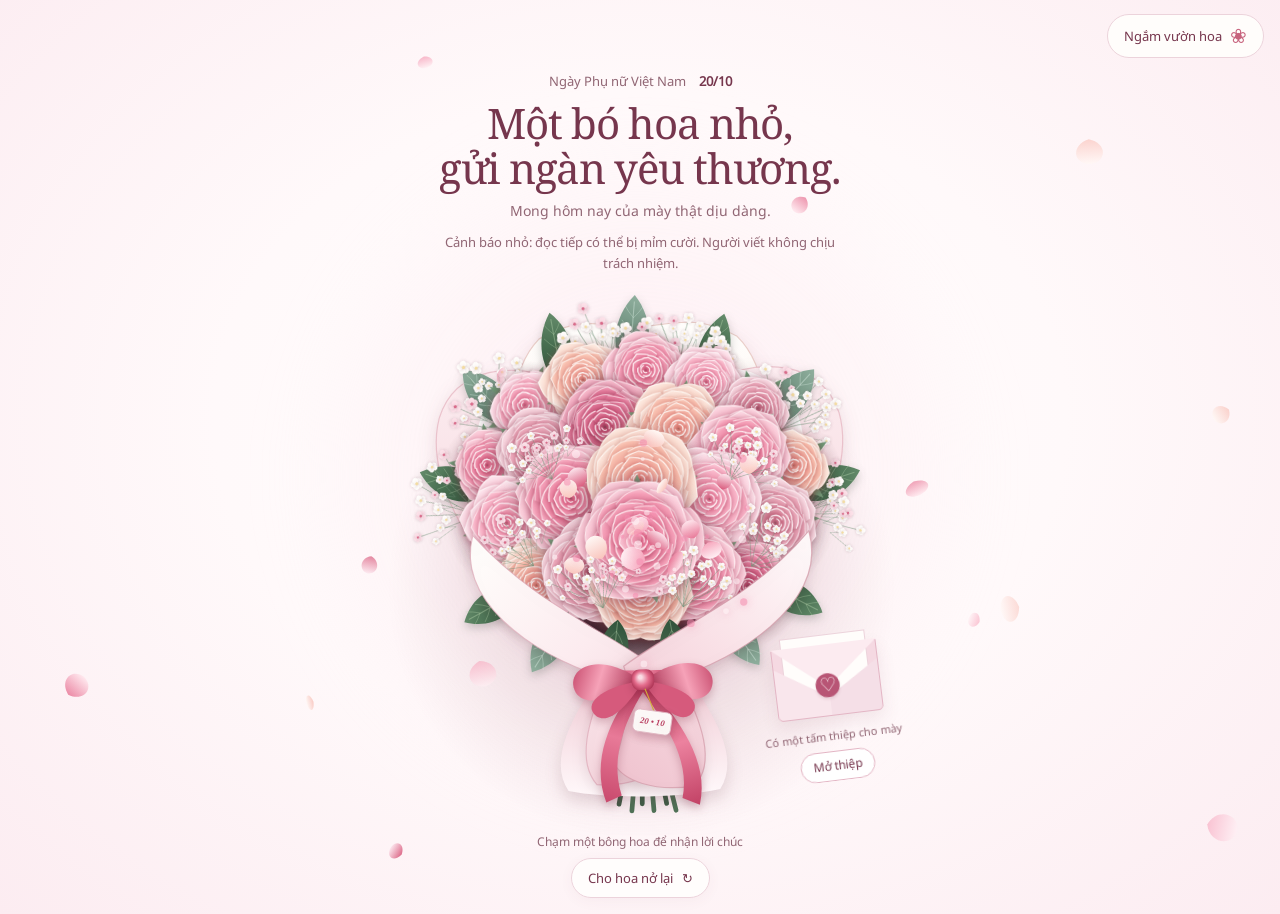
<file: index.html>
<!DOCTYPE html>
<html lang="vi">
<head>
  <meta charset="UTF-8">
  <meta name="viewport" content="width=device-width, initial-scale=1.0">
  <meta name="theme-color" content="#fff8fa">
  <meta name="description" content="Một bó hoa và tấm thiệp nhỏ, gửi những lời chúc dịu dàng nhân ngày Phụ nữ Việt Nam 20/10.">
  <title>Một bó hoa dành tặng mày · 20/10</title>
  <link rel="stylesheet" href="./assets/fonts/fonts.css">
  <link rel="stylesheet" href="./style.css">
  <script src="./greeting-params.js" defer></script>
  <script src="./script.js" defer></script>
  <script src="./card.js" defer></script>
  <script src="./album.js" defer></script>
  <script>
    document.addEventListener('click', (event) => {
      const el = event.target.closest('button, a');
      if (!el || el.classList.contains('envelope-button')) return;
      el.classList.remove('is-tapped');
      void el.offsetWidth;
      el.classList.add('is-tapped');
    });
    document.addEventListener('DOMContentLoaded', () => {
      const link = document.getElementById('gardenLink');
      if (!link) return;
      link.addEventListener('click', (event) => {
        event.preventDefault();
        event.stopPropagation();
        const go = window.FlowerGreetingParams
          ? window.FlowerGreetingParams.withCurrentParams('garden.html')
          : 'garden.html';
        window.location.href = go;
      });
    });
  </script>
</head>
<body>
  <a class='garden-link' href='garden.html' id='gardenLink'>Ngắm vườn hoa <span aria-hidden="true">❀</span></a>
  <main>
    <canvas id="ambientPetalsCanvas" aria-hidden="true"></canvas>
    <header class="greeting">
      <p class="occasion">Ngày Phụ nữ Việt Nam <span>20/10</span></p>
      <h1>Một bó hoa nhỏ,<br>gửi ngàn yêu thương.</h1>
      <p class="greeting-caption">Mong hôm nay của mày thật dịu dàng.</p>
      <p class="greeting-joke">Cảnh báo nhỏ: đọc tiếp có thể bị mỉm cười. Người viết không chịu trách nhiệm.</p>
    </header>

    <div class="gift-layout">
      <section class="scene-column" aria-label="Hoa và những lời chúc 20/10">


        <div class="gift-visuals">
          <div class="bouquet-composition">
            <div id="bouquetStageWrapper" role="button" tabindex="0"
              aria-label="Bó hoa hồng. Nhấn Enter để nhận lời chúc; dùng phím mũi tên để chọn bông hoa."
              aria-describedby="bouquetHint">
              <canvas id="bouquetCanvas" aria-hidden="true"></canvas>
            </div>
            <button class="envelope-button" id="openCard" type="button" aria-haspopup="dialog" aria-controls="greetingCard" aria-expanded="false" hidden>
              <span class="envelope" aria-hidden="true"><span class="envelope-letter">Gửi mày</span><span class="envelope-seal">♡</span></span>
              <span class="envelope-caption">Có một tấm thiệp cho mày</span>
              <span class="envelope-action">Mở thiệp</span>
            </button>
          </div>

        </div>

        <footer class="scene-footer">
          <p id="bouquetHint" class="bouquet-hint">Chạm một bông hoa để nhận lời chúc</p>
          <p id="roseWish" class="rose-wish" role="status" aria-live="polite" aria-atomic="true"></p>
          <button class="text-button" id="replayBloom" type="button">Cho hoa nở lại <span aria-hidden="true">↻</span></button>
        </footer>
      </section>

      <dialog id="greetingCard" class="card-dialog" aria-labelledby="cardTitle">
        <div class="letter-paper">
          <button class="close-button" id="closeCard" type="button" aria-label="Đóng thiệp">×</button>
          <div id="cardReading">
            <div class="letter-date" aria-label="Ngày 20 tháng 10"><span>20</span><span class="date-stem" aria-hidden="true"></span><span>10</span></div>
            <p class="letter-aside">Đọc chậm thôi. Người viết đã cố không sến lắm rồi.</p>
            <p class="letter-recipient">Gửi <span id="cardRecipient">Phạm Ngọc Huyền</span>,</p>
            <h2 id="cardTitle">Chúc mày một ngày<br>thật nhiều yêu thương.</h2>
            <div class="letter-flower" aria-hidden="true">❀</div>
            <p id="cardMessage" class="letter-message"></p>
            <div class="letter-signoff"><p>Với thật nhiều thương mến,</p><p id="cardSender" class="letter-signature">Giáp Văn Khang</p></div>
            <div class="letter-fold" aria-hidden="true"></div>
            <div class="letter-actions"><button id="viewAlbum" class="text-button" type="button" aria-controls="memoryAlbum">Xem album kỷ niệm <span aria-hidden="true">♡</span></button><button id="editCard" class="text-button" type="button">Viết lời chúc riêng <span aria-hidden="true">✎</span></button></div>
          </div>
          <form id="cardEditor" hidden>
            <p class="editor-intro">Một tấm thiệp mang lời của mày.</p>
            <h2 id="editorTitle" class="editor-title">Viết chút yêu thương</h2>
            <label for="recipientInput">Gửi đến</label>
            <input id="recipientInput" name="recipient" maxlength="60" required autocomplete="off">
            <label for="messageInput">Lời chúc 20/10</label>
            <textarea id="messageInput" name="message" rows="7" maxlength="1500" required></textarea>
            <label for="senderInput">Người gửi</label>
            <input id="senderInput" name="sender" maxlength="60" required autocomplete="off">
            <p class="editor-hint">Lời chúc được lưu trên trình duyệt này.</p>
            <div class="editor-actions"><button class="primary-button" type="submit">Lưu lời chúc</button><button class="text-button" id="cancelEdit" type="button">Hủy</button></div>
          </form>
          <p id="cardStatus" class="card-status" role="status" aria-live="polite"></p>
        </div>
      </dialog>
    </div>
    <section id="memoryAlbum" class="memory-album" aria-labelledby="albumTitle" hidden>
      <header class="album-heading">
        <p class="album-note">Một chút kỷ niệm, dành riêng cho mày</p>
        <h2 id="albumTitle">Những khoảnh khắc thương yêu</h2>
        <button id="toggleAlbum" class="text-button" type="button" aria-expanded="false" aria-controls="albumPhotos">Xòe album <span aria-hidden="true">♡</span></button>
        <button id="editAlbum" class="text-button" type="button" aria-expanded="false" aria-controls="albumPhotos">Thay ảnh <span aria-hidden="true">✎</span></button>
      </header>
      <p id="albumEditHint" class="album-edit-hint" hidden>Chọn ảnh từ thiết bị của mày, tối đa 20 MB mỗi ảnh. Ảnh được lưu trên trình duyệt này, không tự gửi sang thiết bị khác.</p>
      <p id="albumStatus" class="album-status" role="status" aria-live="polite" aria-atomic="true"></p>
      <div id="albumPhotos" class="album-photos">
        <figure class="portrait-card album-card">
          <div class="portrait-photo"><img src="./assets/photo-1.jpg" alt="Phạm Ngọc Huyền đứng trước ngôi nhà vàng" width="768" height="1024" decoding="async" style="object-position: center 62%"></div>
          <figcaption><span class="portrait-dedication">Một nụ cười rất thương.</span><span class="portrait-date">Đề nghị giữ nụ cười này dùng lâu dài.</span></figcaption>
          <div class="photo-actions" hidden>
            <button class="text-button change-photo" type="button" aria-label="Đổi ảnh thứ nhất">Đổi ảnh</button>
            <button class="text-button reset-photo" type="button" aria-label="Khôi phục ảnh thứ nhất" disabled>Ảnh ban đầu</button>
            <input class="photo-input" type="file" accept="image/*" aria-label="Chọn ảnh thứ nhất" hidden>
          </div>
        </figure>
        <figure class="portrait-card album-card">
          <div class="portrait-photo"><img src="./assets/photo-2.jpg" alt="Phạm Ngọc Huyền trong áo trắng" width="768" height="1024" decoding="async" loading="lazy" style="object-position: center 30%"></div>
          <figcaption><span class="portrait-dedication">Bình yên từ điều nhỏ.</span><span class="portrait-date">Không cần gì lớn lao. Thế này đã đủ vui.</span></figcaption>
          <div class="photo-actions" hidden>
            <button class="text-button change-photo" type="button" aria-label="Đổi ảnh thứ hai">Đổi ảnh</button>
            <button class="text-button reset-photo" type="button" aria-label="Khôi phục ảnh thứ hai" disabled>Ảnh ban đầu</button>
            <input class="photo-input" type="file" accept="image/*" aria-label="Chọn ảnh thứ hai" hidden>
          </div>
        </figure>
        <figure class="portrait-card album-card">
          <div class="portrait-photo"><img src="./assets/photo-3.jpg" alt="Phạm Ngọc Huyền và một người bạn" width="768" height="1024" decoding="async" loading="lazy" style="object-position: center 34%"></div>
          <figcaption><span class="portrait-dedication">Mong mày luôn rạng rỡ.</span><span class="portrait-date">Bản quyền nụ cười thuộc về mày.</span></figcaption>
          <div class="photo-actions" hidden>
            <button class="text-button change-photo" type="button" aria-label="Đổi ảnh thứ ba">Đổi ảnh</button>
            <button class="text-button reset-photo" type="button" aria-label="Khôi phục ảnh thứ ba" disabled>Ảnh ban đầu</button>
            <input class="photo-input" type="file" accept="image/*" aria-label="Chọn ảnh thứ ba" hidden>
          </div>
        </figure>
        <figure class="portrait-card album-card">
          <div class="portrait-photo"><img src="./assets/photo-4.jpg" alt="Phạm Ngọc Huyền ngồi ở quán" width="768" height="1024" decoding="async" loading="lazy" style="object-position: center 42%"></div>
          <figcaption><span class="portrait-dedication">Đang bận một chút.</span><span class="portrait-date">Nhưng vẫn đáng được ngắm.</span></figcaption>
          <div class="photo-actions" hidden>
            <button class="text-button change-photo" type="button" aria-label="Đổi ảnh thứ tư">Đổi ảnh</button>
            <button class="text-button reset-photo" type="button" aria-label="Khôi phục ảnh thứ tư" disabled>Ảnh ban đầu</button>
            <input class="photo-input" type="file" accept="image/*" aria-label="Chọn ảnh thứ tư" hidden>
          </div>
        </figure>
        <figure class="portrait-card album-card">
          <div class="portrait-photo"><img src="./assets/photo-5.jpg" alt="Phạm Ngọc Huyền mỉm cười bên bàn" width="768" height="1024" decoding="async" loading="lazy" style="object-position: center 40%"></div>
          <figcaption><span class="portrait-dedication">Nụ cười cho hôm nay.</span><span class="portrait-date">Xin phép được đứng gần mà xem.</span></figcaption>
          <div class="photo-actions" hidden>
            <button class="text-button change-photo" type="button" aria-label="Đổi ảnh thứ năm">Đổi ảnh</button>
            <button class="text-button reset-photo" type="button" aria-label="Khôi phục ảnh thứ năm" disabled>Ảnh ban đầu</button>
            <input class="photo-input" type="file" accept="image/*" aria-label="Chọn ảnh thứ năm" hidden>
          </div>
        </figure>
        <figure class="portrait-card album-card">
          <div class="portrait-photo"><img src="./assets/photo-6.jpg" alt="Một chú chuột hamster dễ thương" width="768" height="1024" decoding="async" loading="lazy" style="object-position: center 68%"></div>
          <figcaption><span class="portrait-dedication">Một vị khách không hẹn.</span><span class="portrait-date">Vẫn làm cả album vui lên.</span></figcaption>
          <div class="photo-actions" hidden>
            <button class="text-button change-photo" type="button" aria-label="Đổi ảnh thứ sáu">Đổi ảnh</button>
            <button class="text-button reset-photo" type="button" aria-label="Khôi phục ảnh thứ sáu" disabled>Ảnh ban đầu</button>
            <input class="photo-input" type="file" accept="image/*" aria-label="Chọn ảnh thứ sáu" hidden>
          </div>
        </figure>
        <figure class="portrait-card album-card">
          <div class="portrait-photo"><img src="./assets/photo-7.jpg" alt="Phạm Ngọc Huyền trước quán cây xanh" width="768" height="1024" decoding="async" loading="lazy" style="object-position: center 72%"></div>
          <figcaption><span class="portrait-dedication">Giữa ngày thật xanh.</span><span class="portrait-date">Đứng đây thôi cũng đã là một tấm ảnh đẹp.</span></figcaption>
          <div class="photo-actions" hidden>
            <button class="text-button change-photo" type="button" aria-label="Đổi ảnh thứ bảy">Đổi ảnh</button>
            <button class="text-button reset-photo" type="button" aria-label="Khôi phục ảnh thứ bảy" disabled>Ảnh ban đầu</button>
            <input class="photo-input" type="file" accept="image/*" aria-label="Chọn ảnh thứ bảy" hidden>
          </div>
        </figure>
        <figure class="portrait-card album-card">
          <div class="portrait-photo"><img src="./assets/photo-8.jpg" alt="Phạm Ngọc Huyền trong váy hoa" width="768" height="1024" decoding="async" loading="lazy" style="object-position: center 42%"></div>
          <figcaption><span class="portrait-dedication">Đẹp theo cách của riêng mày.</span><span class="portrait-date">Hoa xung quanh chỉ là phụ thôi.</span></figcaption>
          <div class="photo-actions" hidden>
            <button class="text-button change-photo" type="button" aria-label="Đổi ảnh thứ tám">Đổi ảnh</button>
            <button class="text-button reset-photo" type="button" aria-label="Khôi phục ảnh thứ tám" disabled>Ảnh ban đầu</button>
            <input class="photo-input" type="file" accept="image/*" aria-label="Chọn ảnh thứ tám" hidden>
          </div>
        </figure>
      </div>
      <div class="closing">
        <p class="album-footnote">Có những điều nhỏ, nhớ lại vẫn thấy vui.</p>
        <div class="closing-letter">
          <p>Đến đây là hết món quà nhỏ này.</p>
          <p>Ban đầu tao cũng nghĩ phải làm gì đó cho hoành tráng. Nghĩ lại thì thôi. Một thứ giản dị, chuẩn bị bằng sự chân thành, đôi khi lại đúng hơn.</p>
          <p>Tao không biết hôm nay mày vui đến đâu, cũng không biết những ngày tới sẽ mang đến điều gì. Chỉ mong mày đủ dũng khí để theo điều mày thích, đủ bình yên để nghỉ khi mệt, và đủ yêu thương để không quên chăm sóc chính mày.</p>
          <p>Cảm ơn mày đã mở món quà này.</p>
          <p class="closing-sign">Chúc Phạm Ngọc Huyền một ngày 20/10 thật vui nhé.<br>Giáp Văn Khang</p>
          <p class="closing-ps">P/S: Nếu đọc đến đây mà vẫn chưa cười, tao xin phép được luyện thêm ở phiên bản sau.</p>
        </div>
      </div>
    </section>
    <noscript><p class="noscript-message">Bật JavaScript để ngắm hoa nở và mở thiệp 20/10 nhé.</p></noscript>
  </main>
</body>
</html>
</file>
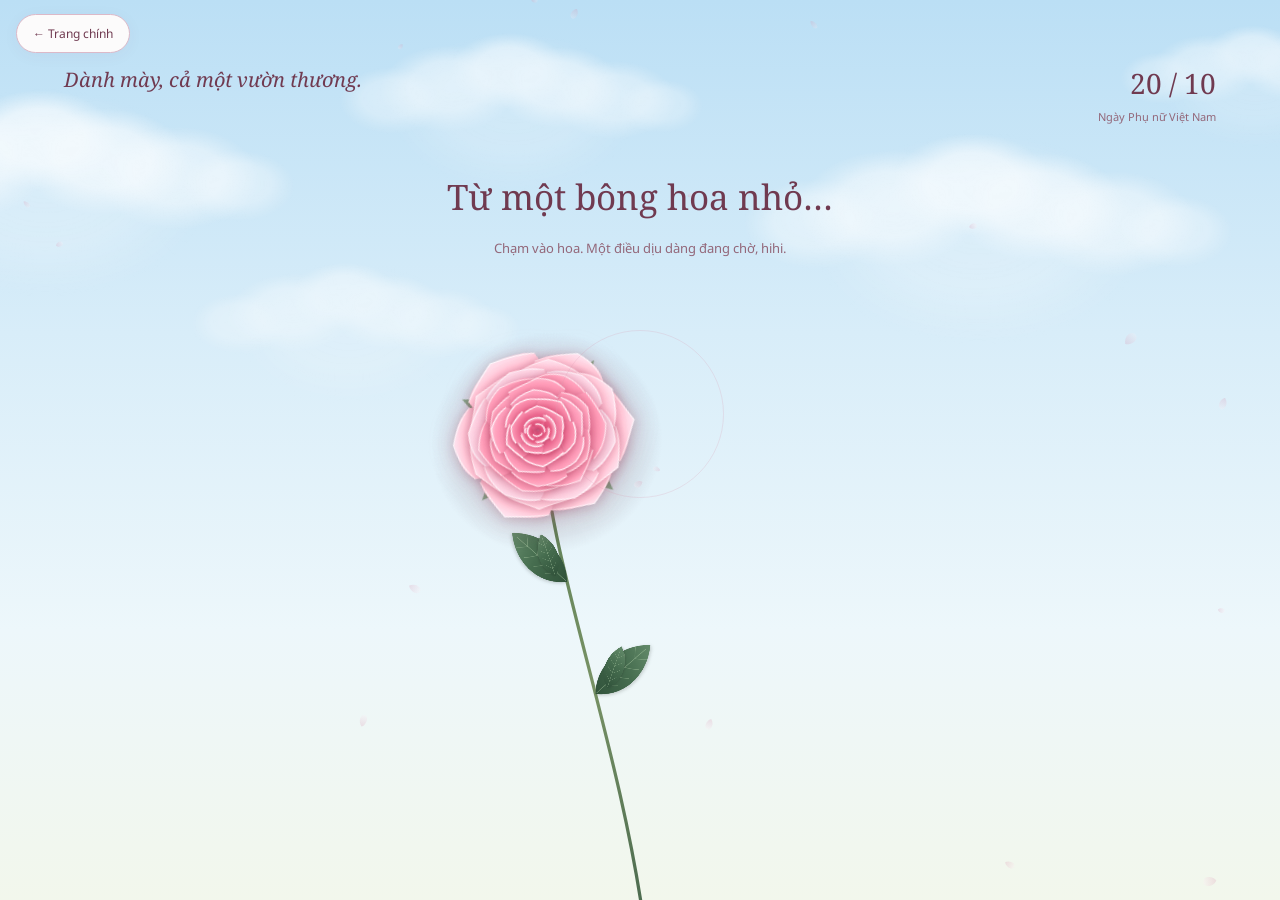
<file: garden.html>
<!DOCTYPE html>
<html lang="vi">
<head>
  <meta charset="UTF-8">
  <meta name="viewport" content="width=device-width, initial-scale=1.0">
  <meta name="theme-color" content="#bbdff5">
  <meta name="description" content="Chạm một bông hoa, đánh thức cả khu vườn và nhận một lời chúc dịu dàng ngày 20/10.">
  <title>Cả một vườn thương · 20/10</title>
  <link rel="preload" href="./assets/fonts/noto-serif-400i-vietnamese.woff2" as="font" type="font/woff2" crossorigin>
  <link rel="preload" href="./assets/fonts/noto-serif-400i-latin.woff2" as="font" type="font/woff2" crossorigin>
  <link rel="stylesheet" href="./assets/fonts/fonts.css">
  <style>
    :root {
      color-scheme: light;
      --sky: #bbdff5;
      --ink: #703a50;
      --muted: #936779;
      --rose: #c66388;
      --leaf: #6c8b71;
      --paper: #fffdfc;
      --font-letter: "Noto Serif", serif;
      font-family: "Noto Sans", "Segoe UI", sans-serif;
      color: var(--ink);
    }
    * { box-sizing: border-box; }
    [hidden] { display: none !important; }
    html, body { margin: 0; min-width: 280px; min-height: 100%; }
    body { background: var(--sky); -webkit-tap-highlight-color: transparent; }
    button { font: inherit; color: inherit; cursor: pointer; touch-action: manipulation; }
    button:focus-visible, a:focus-visible, input:focus-visible, textarea:focus-visible { outline: 2px solid var(--rose); outline-offset: 3px; }
    .garden {
      position: relative; min-height: 560px; height: 100svh; overflow: hidden;
      isolation: isolate;
      background: linear-gradient(180deg, #bbdff5 0%, #d8edf9 37%, #edf7fb 70%, #f2f7ec 100%);
    }
    .garden::after {
      content: ""; position: absolute; inset: 0; z-index: -2; pointer-events: none;
      background: radial-gradient(ellipse at 50% 110%, #d7e8caaa, transparent 58%);
      opacity: 0; transition: opacity 4s;
    }
    .garden.is-growing::after { opacity: 1; }
    .back-home {
      position: absolute; z-index: 6;
      top: max(14px, env(safe-area-inset-top));
      left: max(16px, env(safe-area-inset-left));
      border: 1px solid #dcb9c8; background: #fffdfcf2; color: var(--ink);
      text-decoration: none; border-radius: 30px; padding: 10px 16px;
      font-size: 12px; box-shadow: 0 3px 16px #76364d0c;
    }
    .back-home, .garden-actions button, .view-garden, .save-card, .close-card { transition: transform .18s ease, background .2s ease; }
    .back-home:hover { background: #fae7ef; }
    .back-home:active, .garden-actions button:active, .view-garden:active, .save-card:active { transform: scale(.94); }
    .is-tapped { animation: tap-pop .4s ease; }
    @keyframes tap-pop { 0% { transform: scale(1); } 35% { transform: scale(.9); } 70% { transform: scale(1.04); } 100% { transform: scale(1); } }
    .page-header {
      position: absolute; top: max(64px, calc(env(safe-area-inset-top) + 48px));
      left: clamp(24px, 5vw, 76px); right: clamp(24px, 5vw, 76px);
      display: flex; align-items: start; justify-content: space-between; gap: 24px;
      pointer-events: none;
    }
    .dedication { margin: 0; font: italic 20px/1.6 var(--font-letter); }
    .date { margin: 0; text-align: right; font-size: 11px; line-height: 1.7; color: var(--muted); }
    .date span { display: block; font: 28px/1.4 var(--font-letter); color: var(--ink); margin-bottom: 5px; }
    #flowers { position: absolute; inset: 0; z-index: -1; width: 100%; height: 100%; }
    .flower-button {
      position: absolute; left: 50%; top: 46%; transform: translate(-50%, -50%);
      width: 184px; height: 184px; border: 0; border-radius: 50%; background: transparent;
    }
    .flower-button::after {
      content: ""; position: absolute; inset: 8px; border: 1px solid #d69ab23b; border-radius: 50%;
      transition: transform .5s, border-color .5s;
    }
    .flower-button:hover::after { transform: scale(1.13); border-color: #c6638888; }
    .intro {
      position: absolute; left: 24px; right: 24px; top: 19%; text-align: center;
      transition: opacity .65s, transform .65s; pointer-events: none;
    }
    h1 { margin: 0; font: 400 clamp(25px, 3vw, 35px)/1.5 var(--font-letter); }
    .intro p { margin: 13px 0 0; font-size: 13px; line-height: 1.7; color: var(--muted); }
    .is-growing .intro { opacity: 0; transform: translateY(12px); }
    .progress {
      position: absolute; bottom: 36px; left: 20px; right: 20px; margin: 0;
      text-align: center; font: italic 17px/1.7 var(--font-letter);
      opacity: 0; transition: opacity .6s; pointer-events: none;
      text-shadow: 0 1px 12px #fff, 0 1px 8px #fff;
    }
    .is-growing:not(.is-ready) .progress { opacity: 1; }
    .garden-actions {
      position: absolute; bottom: max(24px, env(safe-area-inset-bottom)); left: 0; right: 0;
      display: flex; justify-content: center; flex-wrap: wrap; gap: 12px; padding: 0 16px;
    }
    .garden-actions button {
      border: 1px solid #dcb9c8; background: #fffdfcf2; border-radius: 999px;
      padding: 11px 18px; min-height: 42px; font-size: 13px; box-shadow: 0 3px 16px #76364d0c;
    }
    .garden-actions button:hover { background: #fae7ef; }
    #readCard { background: var(--ink); color: var(--paper); border-color: var(--ink); }
    #readCard:hover { background: #8a4d66; }
    dialog {
      width: min(560px, calc(100% - 20px)); max-height: calc(100svh - 16px);
      padding: 0; border: 0; overflow: hidden; background: var(--paper); color: var(--ink);
      box-shadow: 0 24px 100px #69394d24, 0 2px 10px #69394d12;
    }
    dialog:has(#cardEditor:not([hidden])) { overflow: auto; }
    dialog::backdrop { background: #eaf5fc3d; backdrop-filter: blur(3px); }
    dialog[open] { animation: unfold 1s cubic-bezier(.2,.8,.2,1) both; }
    .letter { position: relative; padding: 14px 26px 10px; text-align: center; max-height: calc(100svh - 16px); }
    .letter::before { content: ""; position: absolute; inset: 8px; border: 1px solid #eed6e1; pointer-events: none; }
    .close-card { position: absolute; top: 8px; right: 10px; width: 32px; height: 32px; border: 0; border-radius: 50%; background: transparent; font-size: 24px; }
    .close-card:hover { background: #f9eaf0; }
    .letter-date { margin: 0 0 4px; font: 20px/1.2 var(--font-letter); color: var(--rose); }
    .letter-date span { display: inline-block; width: 1px; height: 20px; background: #d9aec1; transform: rotate(24deg); margin: 0 12px -4px; }
    .letter-portrait { width: 74px; height: 74px; object-fit: cover; object-position: center 28%; border-radius: 50%; display: block; margin: 2px auto 6px; border: 2px solid #eed6e1; }
    .recipient { font: italic 15px/1.4 var(--font-letter); margin: 0 0 6px; }
    h2 { font: 400 clamp(20px, 2.6vh, 26px)/1.25 var(--font-letter); margin: 0 0 8px; text-wrap: balance; }
    .message { font-size: clamp(12.5px, 1.65vh, 14.5px); line-height: 1.42; margin: 0 0 7px; text-wrap: pretty; }
    .signature { margin: 6px 0 4px; font: italic 16px/1.4 var(--font-letter); }
    .recipient, h2, .message, .signature { overflow-wrap: anywhere; }
    h2, .message, .signature { white-space: pre-wrap; }
    .letter-actions, .editor-actions { display: flex; flex-wrap: wrap; justify-content: center; align-items: center; gap: 8px; }
    .view-garden {
      border: 1px solid #dcb9c8; background: #fff; border-radius: 999px;
      padding: 8px 14px; min-height: 36px; font-size: 12px;
    }
    .view-garden:hover { background: #fae7ef; }
    #viewGarden { background: var(--ink); color: var(--paper); border-color: var(--ink); }
    #viewGarden:hover { background: #8a4d66; }
    .card-editor { text-align: left; }
    .card-editor h2 { text-align: center; margin-bottom: 20px; font-size: 25px; }
    .card-editor label { display: block; margin: 16px 0 7px; font-size: 13px; }
    .card-editor input, .card-editor textarea {
      display: block; width: 100%; min-width: 0; padding: 10px 12px;
      border: 1px solid #dcb9c8; border-radius: 4px; background: #fff9fb;
      color: var(--ink); font: 16px/1.6 "Noto Sans", sans-serif;
    }
    .card-editor textarea { resize: vertical; }
    .editor-hint, .card-status { color: var(--muted); font-size: 12px; line-height: 1.7; }
    .card-status { margin: 0; }
    .card-status:not(:empty) { margin-top: 16px; }
    .editor-actions { display: flex; align-items: center; flex-wrap: wrap; gap: 20px; margin-top: 20px; }
    .save-card { border: 1px solid var(--ink); border-radius: 24px; padding: 11px 18px; background: var(--ink); color: var(--paper); font-size: 13px; }
    .noscript { position: absolute; top: 30%; left: 20px; right: 20px; text-align: center; line-height: 1.8; }
    @keyframes unfold { from { opacity: 0; transform: translateY(35px) rotate(-2deg) scale(.94); } to { opacity: 1; transform: none; } }
    @media (max-width: 600px) {
      .dedication { font-size: 18px; max-width: 150px; }
      .date { max-width: 130px; font-size: 10px; }
      .date span { font-size: 25px; }
      .letter { padding: 12px 16px 8px; }
      dialog { width: calc(100% - 16px); }
      .intro { top: 18%; }
      h1 { font-size: clamp(23px, 5.8vw, 28px); }
    }
    @media (max-height: 600px) and (min-width: 600px) {
      .garden { min-height: 360px; }
      .intro { top: 38%; right: auto; width: 30%; text-align: left; }
      h1 { font-size: 24px; }
      .intro p { margin-top: 6px; }
      .page-header { top: 20px; }
    }
    @media (prefers-reduced-motion: reduce) {
      *, *::before, *::after { animation: none !important; transition: none !important; }
    }
  </style>
</head>
<body>
  <main class="garden" id="garden">
    <a class="back-home" id="homeLink" href="index.html">← Trang chính</a>
    <header class="page-header">
      <p class="dedication">Dành mày, cả một vườn thương.</p>
      <p class="date"><span>20 / 10</span>Ngày Phụ nữ Việt Nam</p>
    </header>
    <canvas id="flowers" aria-hidden="true"></canvas>
    <button class="flower-button" id="bloom" type="button" aria-label="Chạm để cả vườn hoa nở" aria-describedby="introHint"></button>
    <div class="intro" id="intro">
      <h1>Từ một bông hoa nhỏ…</h1>
      <p id="introHint">Chạm vào hoa. Một điều dịu dàng đang chờ, hihi.</p>
    </div>
    <p class="progress" id="status" role="status" aria-live="polite" aria-atomic="true"></p>
    <nav class="garden-actions" id="actions" aria-label="Vườn hoa và thiệp" hidden>
      <button id="readCard" type="button" aria-haspopup="dialog" aria-controls="wishCard">Đọc lại thiệp</button>
      <button id="replay" type="button">Cho hoa nở lại</button>
    </nav>
    <dialog id="wishCard" aria-labelledby="cardTitle">
      <article class="letter">
        <button class="close-card" id="closeCard" type="button" aria-label="Đóng thiệp">×</button>
        <p class="letter-date">20<span aria-hidden="true"></span>10</p>
        <img class="letter-portrait" src="./assets/photo-8.jpg" alt="Phạm Ngọc Huyền">
        <div id="cardReading">
          <p class="recipient">Gửi <span id="cardRecipient">Phạm Ngọc Huyền</span>,</p>
          <h2 id="cardTitle">Mong những điều đẹp đẽ<br>luôn nở bên mày.</h2>
          <div id="cardMessage">
            <p class="message">Chúc mừng 20/10. Hôm nay mày được vui, ăn ngon, và nhận lời chúc. Chuyện buồn, nếu có, cứ để sau khi đọc hết thiệp này.</p>
            <p class="message">Đùa một câu thôi. Tao mong mày có những ngày nhẹ nhàng, có người để kể chuyện vui, và không cần hoàn hảo mới xứng đáng với điều tốt.</p>
            <p class="message">Điều tao thật sự muốn gửi là lời chúc bình an. Mong nụ cười của mày nhiều hơn những lúc phải nghĩ nhiều. Cảm ơn mày vì đã đáng quý theo cách rất riêng.</p>
          </div>
          <p class="signature" id="cardSignature">Giáp Văn Khang</p>
          <div class="letter-actions">
            <button class="view-garden" id="viewGarden" type="button">Đóng thiệp</button>
            <button class="view-garden" id="editCard" type="button">Viết lời chúc riêng</button>
          </div>
        </div>
        <form class="card-editor" id="cardEditor" hidden>
          <h2 id="editorTitle">Viết chút yêu thương</h2>
          <label for="recipientInput">Gửi đến</label>
          <input id="recipientInput" name="recipient" maxlength="60" required autocomplete="off">
          <label for="titleInput">Tiêu đề thiệp</label>
          <textarea id="titleInput" name="title" rows="2" maxlength="160" required></textarea>
          <label for="messageInput">Lời chúc 20/10</label>
          <textarea id="messageInput" name="message" rows="7" maxlength="3000" required></textarea>
          <label for="signatureInput">Chữ ký</label>
          <input id="signatureInput" name="signature" maxlength="120" required autocomplete="off">
          <p class="editor-hint">Lời chúc được lưu trên trình duyệt này. Cách một dòng để bắt đầu đoạn mới.</p>
          <div class="editor-actions">
            <button class="save-card" type="submit">Lưu lời chúc</button>
            <button class="view-garden" id="cancelEdit" type="button">Hủy</button>
          </div>
        </form>
        <p class="card-status" id="cardStatus" role="status" aria-live="polite"></p>
      </article>
    </dialog>
    <noscript><p class="noscript">Bật JavaScript để chạm vào hoa và mở thiệp nhé.<br>Chúc mày ngày 20/10 bình an, rạng rỡ và tràn đầy yêu thương!</p></noscript>
  </main>
  <script src="./greeting-params.js"></script>
  <script>
    document.addEventListener('click', (event) => {
      const el = event.target.closest('button, a');
      if (!el) return;
      el.classList.remove('is-tapped');
      void el.offsetWidth;
      el.classList.add('is-tapped');
    });
    document.getElementById('homeLink').addEventListener('click', (event) => {
      event.preventDefault();
      const go = window.FlowerGreetingParams
        ? window.FlowerGreetingParams.withCurrentParams('index.html')
        : 'index.html';
      window.location.href = go;
    });
  </script>
  <script src="./garden-botany.js"></script>
  <script src="./garden-card.js"></script>
  <script>
    (() => {
      'use strict';
      const garden = document.getElementById('garden');
      const canvas = document.getElementById('flowers');
      const ctx = canvas.getContext('2d');
      const bloomButton = document.getElementById('bloom');
      const card = document.getElementById('wishCard');
      const actions = document.getElementById('actions');
      const status = document.getElementById('status');
      const motion = matchMedia('(prefers-reduced-motion: reduce)');
      const TAU = Math.PI * 2;
      const clamp = n => Math.max(0, Math.min(1, n));
      const ease = n => 1 - Math.pow(1 - clamp(n), 3);
      let seed = 2010;
      const random = () => { seed = seed * 16807 % 2147483647; return (seed - 1) / 2147483646; };
      const { createRealisticRoseSprite, createRoseBudSprite, drawBotanicalLeaf } = window.GardenBotany;
      const paletteKeys = ['sweetBlush', 'pastelPink', 'creamPeach', 'pearlVintage', 'berryRomance', 'paleGreen', 'skyBlue', 'pearlWhite'];
      // Bake the soft focus and bloom into the sprites once, keeping the live scene light.
      function softenPetals(source, logicalSize, radius) {
        const image = document.createElement('canvas');
        image.width = source.width; image.height = source.height;
        const c = image.getContext('2d');
        const pixelRatio = source.width / logicalSize;
        c.globalAlpha = .3;
        c.filter = `blur(${radius * .13 * pixelRatio}px) brightness(1.35)`;
        c.drawImage(source, 0, 0);
        c.globalAlpha = 1;
        c.filter = `blur(${radius * .009 * pixelRatio}px) brightness(1.06)`;
        c.drawImage(source, 0, 0);
        return image;
      }
      // Use the same layered roses as index.html, cached at the sizes used in this scene.
      // Fully open flowers need only one draw instead of repainting every petal each frame.
      function prepareRose(config) {
        const rose = createRealisticRoseSprite(config);
        rose.whorlCanvases = rose.whorlCanvases.map(layer => softenPetals(layer, rose.logicalSize, rose.radius));
        const openCanvas = document.createElement('canvas');
        openCanvas.width = rose.baseCanvas.width;
        openCanvas.height = rose.baseCanvas.height;
        const c = openCanvas.getContext('2d');
        c.drawImage(rose.baseCanvas, 0, 0);
        rose.whorlCanvases.forEach(layer => c.drawImage(layer, 0, 0));
        return { ...rose, openCanvas };
      }
      const sprites = paletteKeys.flatMap((paletteKey, i) => ['garden', 'classic', 'peony'].map((variety, j) => prepareRose({
        radius: 46, paletteKey, variety, seed: 2010 + i * 107 + j * 41,
        tiltX: (j - 1) * .65, tiltY: -.2 + (i % 5) * .08, hasDewdrop: j === 0
      })));
      const heroSprite = prepareRose({ radius: 86, paletteKey: 'sweetBlush', variety: 'garden', tiltX: -.22, tiltY: -.3, seed: 2010, hasDewdrop: true });
      const budSprites = paletteKeys.map(paletteKey => {
        const bud = createRoseBudSprite({ paletteKey });
        return { ...bud, canvas: softenPetals(bud.canvas, bud.logicalSize, bud.radius) };
      });
      const leafCanvas = document.createElement('canvas');
      leafCanvas.width = 300; leafCanvas.height = 200;
      const leafContext = leafCanvas.getContext('2d');
      leafContext.scale(2, 2);
      drawBotanicalLeaf(leafContext, 20, 50, 0, 100, 31);
      // Soft cloud puffs are painted once, then drift behind the flowers.
      const cloudCanvas = document.createElement('canvas');
      cloudCanvas.width = 720; cloudCanvas.height = 360;
      const cloudContext = cloudCanvas.getContext('2d');
      const cloudPuffs = [
        [125, 164, 92, .52], [225, 143, 119, .67], [333, 112, 104, .81],
        [420, 141, 111, .75], [519, 163, 108, .61], [600, 174, 75, .43],
        [340, 183, 219, .3]
      ];
      cloudPuffs.forEach(([x, y, radius, opacity]) => {
        cloudContext.save(); cloudContext.translate(x, y); cloudContext.scale(1, .64);
        const puff = cloudContext.createRadialGradient(0, -radius * .12, radius * .16, 0, 0, radius);
        puff.addColorStop(0, `rgba(255,255,255,${opacity})`);
        puff.addColorStop(.48, `rgba(255,255,255,${opacity * .87})`);
        puff.addColorStop(.8, `rgba(255,255,255,${opacity * .3})`);
        puff.addColorStop(1, 'rgba(255,255,255,0)');
        cloudContext.fillStyle = puff; cloudContext.beginPath(); cloudContext.arc(0, 0, radius, 0, TAU); cloudContext.fill();
        cloudContext.restore();
      });
      const clouds = [
        { x: .04, y: .17, size: .42, opacity: .82, speed: 2.7 },
        { x: .4, y: .09, size: .32, opacity: .67, speed: 3.8 },
        { x: .77, y: .22, size: .43, opacity: .78, speed: 2.2 },
        { x: .27, y: .34, size: .29, opacity: .52, speed: 4.1 },
        { x: .98, y: .07, size: .25, opacity: .59, speed: 3.1 }
      ];
      const whorlDelays = [0, .12, .24, .34];
      const closedScales = [.44, .36, .28, .38];
      const twistAngles = [.52, -.78, 1.05, -1.35];
      const flowers = [];
      // Distant flowers are smaller and paler; foreground flowers grow taller and fuller.
      for (let row = 0; row < 5; row++) {
        const count = 24 + row * 2;
        for (let i = 0; i < count; i++) {
          const x = (i + random()) / count;
          flowers.push({
            x, y: .49 + row * .092 + (random() - .5) * .22, depth: row,
            radius: 17 + row * 5 + random() * 15,
            stem: .18 + random() * .22,
            bend: (random() - .5) * 65,
            phase: random() * TAU, rotation: (random() - .5) * .9,
            sprite: Math.floor(random() * sprites.length),
            delay: .3 + Math.abs(x - .5) * 4.2 + row * .36 + random() * .9,
            alpha: .6 + row * .1, tilt: .8 + random() * .2,
            offsetX: 0, offsetY: 0, hover: 0
          });
        }
      }
      // Keep some flowers as closed buds, scattered through all five depth layers.
      for (let i = 0; i < 20; i++) {
        const row = Math.floor(i / 4);
        flowers.push({
          x: (i % 4 + .25 + random() * .5) / 4,
          y: .45 + row * .087 + (random() - .5) * .065,
          depth: row, radius: 13 + row * 2.5 + random() * 4,
          stem: .2 + random() * .15, bend: (random() - .5) * 45,
          phase: random() * TAU, rotation: (random() - .5) * .5,
          bud: true, sprite: i * 3 % budSprites.length,
          delay: .6 + random() * 2.4 + row * .4,
          alpha: .75 + row * .06, tilt: 1,
          offsetX: 0, offsetY: 0, hover: 0
        });
      }
      flowers.sort((a, b) => a.depth - b.depth);
      const petals = Array.from({ length: 18 }, () => ({ x: random(), y: random(), phase: random() * TAU, size: 3 + random() * 4, speed: 9 + random() * 12 }));
      const hero = { x: .5, y: .46, radius: 76, stem: .25, bend: 5, phase: 0, rotation: -.15, tilt: .95, offsetX: 0, offsetY: 0, hover: 0 };
      const pointer = { x: -1000, y: -1000 };
      let width = 0, height = 0, scale = 1, frame = 0, lastFrame = 0;
      let sceneTime = 0;
      let state = 'idle', started = 0, pausedAt = 0;

      function leaf(x, y, direction, size, flutter) {
        ctx.save(); ctx.translate(x, y); ctx.scale(direction, 1); ctx.rotate(-.58 + flutter);
        ctx.drawImage(leafCanvas, -size * .2, -size * .5, size * 1.5, size);
        ctx.restore();
      }

      function drawFlower(f, growth, time, smoothing, isHero = false) {
        if (growth <= 0) return;
        const p = ease(growth);
        const x = f.x * width;
        const targetY = f.y * height;
        const root = Math.max(height * 1.04, targetY + f.stem * height);
        const y = root - (root - targetY) * p;
        // A traveling breeze bends taller stems more, with a small individual flutter.
        const wind = motion.matches ? 0 : Math.sin(time * .0018 + f.x * 4.5) * 1.25 + Math.sin(time * .0031 + f.phase) * .55;
        const lean = wind * (isHero ? .11 : .085);
        const sway = Math.sin(lean) * (root - y) * p;
        const r = f.radius * scale;
        const dx = x - pointer.x, dy = y - pointer.y;
        const distance = Math.hypot(dx, dy);
        const proximity = !motion.matches && !card.open ? clamp(1 - distance / (r * 2.3)) : 0;
        f.offsetX += ((dx / (distance || 1)) * proximity * r * .13 - f.offsetX) * smoothing;
        f.offsetY += ((dy / (distance || 1)) * proximity * r * .08 - f.offsetY) * smoothing;
        f.hover += (proximity - f.hover) * smoothing;
        const headX = x + sway + f.offsetX;
        const headY = y + (1 - Math.cos(lean)) * (root - y) + f.offsetY;
        const baseX = x + f.bend * scale;
        const controlX1 = x - f.bend * scale + sway * .15;
        const controlY1 = root - (root - headY) * .4;
        const controlX2 = headX + 8 * scale + sway * .12;
        const controlY2 = headY + (root - headY) * .22;
        ctx.save(); ctx.globalAlpha = isHero ? 1 : Math.min(1, f.alpha) * clamp(growth * 3);
        const stemColor = ctx.createLinearGradient(baseX - 2, root, headX + 2, headY);
        stemColor.addColorStop(0, '#46664c'); stemColor.addColorStop(.5, '#789265'); stemColor.addColorStop(1, '#587b53');
        ctx.strokeStyle = stemColor;
        ctx.lineWidth = isHero ? 2.8 * scale : Math.max(1, r * .05);
        ctx.lineCap = 'round';
        ctx.beginPath(); ctx.moveTo(baseX, root);
        ctx.bezierCurveTo(controlX1, controlY1, controlX2, controlY2, headX, headY);
        ctx.stroke();
        if (growth > .15) {
          // Attach each leaf to the actual curved stem so the whole plant moves together.
          (isHero ? [.42, .64] : [.38, .64]).forEach((t, i) => {
            const u = 1 - t;
            const lx = u ** 3 * baseX + 3 * u * u * t * controlX1 + 3 * u * t * t * controlX2 + t ** 3 * headX;
            const ly = u ** 3 * root + 3 * u * u * t * controlY1 + 3 * u * t * t * controlY2 + t ** 3 * headY;
            const length = r * (isHero ? .85 : .95) * p;
            leaf(lx, ly, i ? -1 : 1, length, wind * .085);
            if (isHero) leaf(lx + (i ? -10 : 10) * scale, ly - 5 * scale, i ? -1 : 1, length * .6, -.5 + wind * .09);
          });
        }
        ctx.translate(headX, headY);
        ctx.rotate(f.rotation + wind * .095 + f.offsetX * .003);
        const breath = motion.matches ? 1 : 1 + Math.sin(time * .0014 + f.phase) * .008;
        ctx.scale(breath * (1 + f.hover * .04), f.tilt * breath * (1 + f.hover * .04));
        if (f.bud) {
          const bud = budSprites[f.sprite];
          const size = bud.logicalSize * r / bud.radius;
          ctx.scale(.4 + p * .6, .4 + p * .6);
          ctx.drawImage(bud.canvas, -size / 2, -size / 2, size, size);
          ctx.restore();
          return;
        }
        const rose = isHero ? heroSprite : sprites[f.sprite];
        const size = rose.logicalSize * r / rose.radius;
        if (growth >= 1) {
          ctx.drawImage(rose.openCanvas, -size / 2, -size / 2, size, size);
        } else {
          ctx.save(); ctx.scale(.5 + p * .5, .5 + p * .5);
          ctx.drawImage(rose.baseCanvas, -size / 2, -size / 2, size, size); ctx.restore();
          rose.whorlCanvases.forEach((layer, i) => {
            const open = ease((growth - whorlDelays[i]) / (1 - whorlDelays[i]));
            const unfurl = closedScales[i] + (1 - closedScales[i]) * open;
            ctx.save(); ctx.rotate((1 - open) * twistAngles[i]);
            ctx.scale(unfurl, unfurl * (.78 + open * .22));
            ctx.drawImage(layer, -size / 2, -size / 2, size, size); ctx.restore();
          });
        }
        ctx.restore();
      }

      function drawPetals(elapsed, time) {
        ctx.save();
        petals.forEach(petal => {
          const x = ((petal.x * width + time * .009 + Math.sin(time * .0006 + petal.phase) * 35) % (width + 60)) - 30;
          const y = ((petal.y * height + time * petal.speed * .001) % (height + 60)) - 30;
          ctx.save(); ctx.globalAlpha = Math.min(elapsed / 3, 1) * .55;
          ctx.translate(x, y); ctx.rotate(petal.phase + time * .0007);
          ctx.scale(.55 + Math.abs(Math.sin(time * .001 + petal.phase)) * .45, 1);
          const color = ctx.createLinearGradient(0, -petal.size, 0, petal.size);
          color.addColorStop(0, '#fff3f7'); color.addColorStop(1, '#d887a6'); ctx.fillStyle = color;
          ctx.beginPath(); ctx.moveTo(0, -petal.size);
          ctx.bezierCurveTo(petal.size * 1.3, -petal.size, petal.size * .8, petal.size * .8, 0, petal.size);
          ctx.bezierCurveTo(-petal.size, petal.size * .2, -petal.size * .6, -petal.size * .9, 0, -petal.size);
          ctx.fill(); ctx.restore();
        });
        ctx.restore();
      }

      function drawClouds(time) {
        ctx.save();
        clouds.forEach(cloud => {
          const cloudWidth = Math.max(240, width * cloud.size);
          const travel = width + cloudWidth * 2;
          const x = ((cloud.x * width + time * cloud.speed * .0024 + cloudWidth) % travel) - cloudWidth;
          const y = height * cloud.y;
          ctx.globalAlpha = cloud.opacity;
          ctx.drawImage(cloudCanvas, x - cloudWidth * .5, y - cloudWidth * .18, cloudWidth, cloudWidth * cloudCanvas.height / cloudCanvas.width);
        });
        ctx.restore();
      }

      function openCard() {
        if (!card.open) card.showModal();
      }
      function finish() {
        state = 'ready'; garden.classList.add('is-ready'); actions.hidden = false;
        status.textContent = 'Cả vườn hoa đã nở. Một tấm thiệp dành tặng mày.';
        openCard();
      }
      function draw(time) {
        frame = 0;
        const delta = lastFrame ? Math.min(50, time - lastFrame) : 16.67;
        lastFrame = time;
        if (!motion.matches) sceneTime += delta;
        const smoothing = motion.matches ? 1 : 1 - Math.exp(-delta / 140);
        ctx.clearRect(0, 0, width, height);
        drawClouds(sceneTime);
        const elapsed = state === 'idle' ? 0 : (time - started) / 1000;
        const instant = motion.matches && state !== 'idle';
        if (state !== 'idle') {
          flowers.forEach(f => drawFlower(f, state === 'ready' || instant ? 1 : clamp((elapsed - f.delay) / 1.9), sceneTime, smoothing));
        }
        drawFlower(hero, state === 'idle' ? .72 : state === 'ready' || instant ? 1 : .72 + .28 * clamp(elapsed / 1.8), sceneTime, smoothing, true);
        if (!motion.matches) drawPetals(state === 'idle' ? 1.2 : Math.max(elapsed, 1.2), sceneTime);
        if (state === 'growing' && (instant || elapsed >= 6.8)) finish();
        if (!motion.matches && !document.hidden) frame = requestAnimationFrame(draw);
      }
      function render() {
        cancelAnimationFrame(frame);
        if (!document.hidden) frame = requestAnimationFrame(draw);
      }
      garden.addEventListener('pointermove', event => {
        if (event.pointerType !== 'mouse' || motion.matches) return;
        const rect = garden.getBoundingClientRect();
        pointer.x = event.clientX - rect.left; pointer.y = event.clientY - rect.top;
      });
      garden.addEventListener('pointerleave', () => { pointer.x = pointer.y = -1000; });
      function resize() {
        const rect = garden.getBoundingClientRect();
        width = rect.width; height = rect.height;
        scale = Math.min(1.22, Math.max(.68, width / 1100));
        const dpr = Math.min(devicePixelRatio || 1, 2);
        canvas.width = Math.round(width * dpr); canvas.height = Math.round(height * dpr);
        ctx.setTransform(dpr, 0, 0, dpr, 0, 0); render();
      }
      function start() {
        if (state !== 'idle') return;
        state = 'growing'; started = performance.now();
        garden.classList.add('is-growing'); bloomButton.hidden = true;
        document.getElementById('intro').setAttribute('aria-hidden', 'true');
        status.textContent = 'Từ một bông hoa, cả khu vườn đang thức giấc…'; render();
      }
      function closeCard() { card.close(); }
      bloomButton.addEventListener('click', start);
      document.getElementById('readCard').addEventListener('click', openCard);
      document.getElementById('closeCard').addEventListener('click', closeCard);
      document.getElementById('viewGarden').addEventListener('click', closeCard);
      card.addEventListener('close', () => document.getElementById('readCard').focus({ preventScroll: true }));
      document.getElementById('replay').addEventListener('click', () => {
        state = 'idle'; garden.classList.remove('is-growing', 'is-ready');
        actions.hidden = true; bloomButton.hidden = false; status.textContent = '';
        document.getElementById('intro').removeAttribute('aria-hidden');
        bloomButton.focus({ preventScroll: true }); render();
      });
      document.addEventListener('visibilitychange', () => {
        if (document.hidden) { pausedAt = performance.now(); cancelAnimationFrame(frame); frame = 0; lastFrame = 0; }
        else { if (pausedAt && state === 'growing') started += performance.now() - pausedAt; pausedAt = 0; render(); }
      });
      motion.addEventListener('change', render);
      new ResizeObserver(resize).observe(garden);
      resize();
    })();
  </script>
</body>
</html>
</file>
<file: assets/fonts/fonts.css>
@font-face {
  font-family: "Noto Sans";
  font-style: normal;
  font-weight: 400;
  font-display: swap;
  src: url("./noto-sans-400-vietnamese.woff2") format("woff2");
  unicode-range: U+0102-0103, U+0110-0111, U+0128-0129, U+0168-0169, U+01A0-01A1, U+01AF-01B0, U+0300-0301, U+0303-0304, U+0308-0309, U+0323, U+0329, U+1EA0-1EF9, U+20AB;
}
@font-face {
  font-family: "Noto Sans";
  font-style: normal;
  font-weight: 400;
  font-display: swap;
  src: url("./noto-sans-400-latin-ext.woff2") format("woff2");
  unicode-range: U+0100-02BA, U+02BD-02C5, U+02C7-02CC, U+02CE-02D7, U+02DD-02FF, U+0304, U+0308, U+0329, U+1D00-1DBF, U+1E00-1E9F, U+1EF2-1EFF, U+2020, U+20A0-20AB, U+20AD-20C4, U+2113, U+2C60-2C7F, U+A720-A7FF;
}
@font-face {
  font-family: "Noto Sans";
  font-style: normal;
  font-weight: 400;
  font-display: swap;
  src: url("./noto-sans-400-latin.woff2") format("woff2");
  unicode-range: U+0000-00FF, U+0131, U+0152-0153, U+02BB-02BC, U+02C6, U+02DA, U+02DC, U+0304, U+0308, U+0329, U+2000-206F, U+20AC, U+2122, U+2191, U+2193, U+2212, U+2215, U+FEFF, U+FFFD;
}
@font-face {
  font-family: "Noto Serif";
  font-style: italic;
  font-weight: 400;
  font-display: swap;
  src: url("./noto-serif-400i-vietnamese.woff2") format("woff2");
  unicode-range: U+0102-0103, U+0110-0111, U+0128-0129, U+0168-0169, U+01A0-01A1, U+01AF-01B0, U+0300-0301, U+0303-0304, U+0308-0309, U+0323, U+0329, U+1EA0-1EF9, U+20AB;
}
@font-face {
  font-family: "Noto Serif";
  font-style: italic;
  font-weight: 400;
  font-display: swap;
  src: url("./noto-serif-400i-latin-ext.woff2") format("woff2");
  unicode-range: U+0100-02BA, U+02BD-02C5, U+02C7-02CC, U+02CE-02D7, U+02DD-02FF, U+0304, U+0308, U+0329, U+1D00-1DBF, U+1E00-1E9F, U+1EF2-1EFF, U+2020, U+20A0-20AB, U+20AD-20C4, U+2113, U+2C60-2C7F, U+A720-A7FF;
}
@font-face {
  font-family: "Noto Serif";
  font-style: italic;
  font-weight: 400;
  font-display: swap;
  src: url("./noto-serif-400i-latin.woff2") format("woff2");
  unicode-range: U+0000-00FF, U+0131, U+0152-0153, U+02BB-02BC, U+02C6, U+02DA, U+02DC, U+0304, U+0308, U+0329, U+2000-206F, U+20AC, U+2122, U+2191, U+2193, U+2212, U+2215, U+FEFF, U+FFFD;
}
@font-face {
  font-family: "Noto Serif";
  font-style: normal;
  font-weight: 400;
  font-display: swap;
  src: url("./noto-serif-400-vietnamese.woff2") format("woff2");
  unicode-range: U+0102-0103, U+0110-0111, U+0128-0129, U+0168-0169, U+01A0-01A1, U+01AF-01B0, U+0300-0301, U+0303-0304, U+0308-0309, U+0323, U+0329, U+1EA0-1EF9, U+20AB;
}
@font-face {
  font-family: "Noto Serif";
  font-style: normal;
  font-weight: 400;
  font-display: swap;
  src: url("./noto-serif-400-latin-ext.woff2") format("woff2");
  unicode-range: U+0100-02BA, U+02BD-02C5, U+02C7-02CC, U+02CE-02D7, U+02DD-02FF, U+0304, U+0308, U+0329, U+1D00-1DBF, U+1E00-1E9F, U+1EF2-1EFF, U+2020, U+20A0-20AB, U+20AD-20C4, U+2113, U+2C60-2C7F, U+A720-A7FF;
}
@font-face {
  font-family: "Noto Serif";
  font-style: normal;
  font-weight: 400;
  font-display: swap;
  src: url("./noto-serif-400-latin.woff2") format("woff2");
  unicode-range: U+0000-00FF, U+0131, U+0152-0153, U+02BB-02BC, U+02C6, U+02DA, U+02DC, U+0304, U+0308, U+0329, U+2000-206F, U+20AC, U+2122, U+2191, U+2193, U+2212, U+2215, U+FEFF, U+FFFD;
}
</file>
<file: style.css>
:root {
  --paper: #fffdfb;
  --blush: #fff8fa;
  --rose: #c7637d;
  --ink: #76364d;
  --muted: #916674;
  --line: #ecd3db;
  --bouquet-size: clamp(210px, calc(100dvh - 300px), 560px);
  color: var(--ink);
  --serif: "Noto Serif", "Palatino Linotype", "Book Antiqua", Palatino, Georgia, serif;
  font-family: "Noto Sans", "Segoe UI", Arial, sans-serif;
}
* { box-sizing: border-box; }
[hidden] { display: none !important; }
html, body { margin: 0; min-width: 320px; min-height: 100%; }
body {
  background: radial-gradient(ellipse at 50% 46%, #fffdfd 0%, #fff9fa 47%, #fcecf1 100%);
  -webkit-tap-highlight-color: transparent;
}
button, input, textarea { font: inherit; }
button { color: inherit; cursor: pointer; touch-action: manipulation; }
button:focus-visible, a:focus-visible, [tabindex]:focus-visible, input:focus-visible, textarea:focus-visible {
  outline: 2px solid var(--rose); outline-offset: 3px;
}
main {
  min-height: 100vh; min-height: 100dvh;
  display: grid; align-content: center;
  position: relative; isolation: isolate;
  padding: max(72px, calc(env(safe-area-inset-top) + 64px)) clamp(16px, 3vw, 48px) max(16px, env(safe-area-inset-bottom));
}
.garden-link {
  position: fixed; top: max(14px, env(safe-area-inset-top));
  right: max(16px, env(safe-area-inset-right)); z-index: 100;
  display: inline-flex; align-items: center; gap: 8px;
  min-height: 44px; padding: 10px 16px; border: 1px solid var(--line); border-radius: 24px;
  background: var(--paper); color: var(--ink); font-size: 13px; text-decoration: none;
  pointer-events: auto; cursor: pointer;
}
.garden-link:hover { background: #fae7ef; }
.garden-link span { color: var(--rose); font-size: 20px; line-height: 1; }
.gift-layout {
  width: min(100%, 1040px); margin-inline: auto;
  display: grid; grid-template-columns: minmax(0, 1fr); align-items: start;
  gap: 32px clamp(28px, 4vw, 60px);
}
.scene-column { min-width: 0; display: flex; flex-direction: column; align-items: center; }
.gift-visuals {
  width: 100%; margin: 4px auto 0; display: grid; place-items: center;
}
.portrait-card {
  position: relative; min-width: 0; width: 100%; max-width: 275px;
  justify-self: center; margin: 0; padding: 10px 10px 0;
  background: var(--paper); border: 1px solid #ecd3db99;
  box-shadow: 0 14px 40px #76364d10, 0 2px 7px #76364d08;
  transform-origin: top left;
}
.portrait-photo { overflow: hidden; aspect-ratio: 3 / 4; background: #f3e4e5; }
.portrait-photo img { display: block; width: 100%; height: 100%; object-fit: cover; object-position: center; }
.portrait-card figcaption { padding: 19px 6px 20px; text-align: center; }
.portrait-dedication { display: block; font: italic clamp(16px, 1.6vw, 21px)/1.45 var(--serif); text-wrap: pretty; }
.portrait-date { display: block; color: var(--muted); margin-top: 11px; font-size: 10px; line-height: 1.6; }
main::before {
  content: ''; position: absolute; left: 50%; top: 52%; z-index: -1;
  width: min(90vw, 700px); aspect-ratio: 1;
  transform: translate(-50%, -50%); border-radius: 50%;
  background: radial-gradient(circle, rgba(252, 210, 223, .45), rgba(254, 235, 242, .16) 57%, transparent 73%);
  filter: blur(26px); pointer-events: none;
}
.greeting { width: fit-content; max-width: 100%; margin: 0 auto 8px; transform-origin: top left; position: relative; z-index: 1; text-align: center; }
.occasion { margin: 0 0 10px; font-size: 13px; color: var(--muted); }
.occasion span { margin-left: 10px; color: var(--ink); font-weight: 600; }
h1, h2, .letter-recipient { font-family: var(--serif); font-weight: 400; }
h1 { margin: 0; font-size: clamp(28px, 3.4vw, 42px); line-height: 1.08; letter-spacing: -1.3px; }
.greeting-caption { font-size: 14px; color: var(--muted); margin: 10px 0 0; }
.greeting-joke { max-width: 420px; margin: 12px auto 0; color: var(--muted); font-size: 13px; line-height: 1.65; }
.bouquet-composition {
  position: relative; min-width: 0; margin: -12px auto -8px;
  width: min(100%, var(--bouquet-size));
  transform-origin: top left;
}
#bouquetStageWrapper {
  position: relative; width: 100%; aspect-ratio: 1; border-radius: 45%;
  cursor: pointer; touch-action: manipulation;
  animation: bouquet-entrance 1.15s cubic-bezier(.16, 1, .3, 1) both, bouquet-live 5.5s ease-in-out 1.15s infinite;
}
#bouquetCanvas { width: 100%; height: 100%; display: block; }
.envelope-button {
  position: absolute; right: 8px; top: 66%; width: clamp(126px, 29%, 164px);
  padding: 0; border: 0; background: transparent; text-align: center;
  transform: rotate(-7deg); animation: envelope-arrival .8s cubic-bezier(.2,.8,.2,1) both;
  transition: transform .2s ease;
}
.envelope-button:active { transform: rotate(-7deg) scale(.95); }
.envelope {
  position: relative; display: block; width: 106px; height: 72px; margin: 0 auto 12px;
  background: #f5d9e2; border: 1px solid #e3b5c4; border-radius: 2px 2px 5px 5px;
  box-shadow: 0 8px 18px #76364d18;
}
.envelope::before {
  content: ''; position: absolute; inset: 0; z-index: 2;
  background: linear-gradient(32deg, #f9e6ec 49%, transparent 50%) left / 51% 100% no-repeat,
              linear-gradient(-32deg, #f5dfe7 49%, transparent 50%) right / 51% 100% no-repeat;
  border-radius: inherit;
}
.envelope::after {
  content: ''; position: absolute; inset: -1px -1px 0; z-index: 3;
  background: #fcebf0; clip-path: polygon(0 0, 100% 0, 50% 61%);
  transform-origin: top; transition: transform .4s ease;
}
.envelope-letter {
  position: absolute; inset: -11px 9px 9px; padding: 12px 0 0;
  background: var(--paper); border: 1px solid var(--line);
  font-family: var(--serif); font-style: italic; font-size: 13px;
  transition: transform .4s ease;
}
.envelope-seal {
  position: absolute; left: calc(50% - 12px); top: 28px; z-index: 4;
  width: 24px; height: 24px; border-radius: 50%; background: #b85575;
  color: #fff6f8; font: 19px/24px Georgia, serif; box-shadow: 0 2px 3px #76364d22;
}
.envelope-caption, .envelope-action { display: block; font-size: 11px; line-height: 1.5; }
.envelope-caption { color: var(--muted); }
.envelope-action {
  display: inline-block; margin-top: 6px; padding: 5px 12px;
  border: 1px solid #e3b5c4; border-radius: 999px; background: #fff;
  font-size: 12px; text-decoration: none;
}
@media (hover: hover) {
  .envelope-button:hover .envelope-letter { transform: translateY(-7px); }
  .envelope-button:hover .envelope::after { transform: rotateX(35deg); }
}
.scene-footer { transform-origin: top left; width: min(100%, 540px); margin-top: 6px; text-align: center; position: relative; z-index: 1; }
.bouquet-hint { font-size: 12px; color: var(--muted); margin: 0; }
.rose-wish { font: italic 17px/1.6 var(--serif); margin: 6px auto 2px; max-width: 440px; min-height: 54px; text-wrap: pretty; }
.rose-wish:empty { min-height: 0; margin: 0; }
.rose-wish.is-new { animation: wish-arrival .4s ease both; }
.text-button, .primary-button, .garden-link {
  transition: transform .18s ease, background .2s ease, box-shadow .2s ease;
}
.text-button {
  border: 1px solid var(--line); background: #fffdfcf2; color: var(--ink);
  border-radius: 999px; padding: 10px 16px; min-height: 40px;
  font-size: 13px; text-decoration: none; box-shadow: 0 3px 14px #76364d0c;
}
.text-button:active, .primary-button:active, .garden-link:active { transform: scale(.94); }
.is-tapped { animation: tap-pop .4s ease; }
.text-button:hover { background: #fae7ef; }
.text-button span { display: inline-block; margin-left: 6px; }
.text-button:disabled { opacity: .45; cursor: default; box-shadow: none; }
#viewAlbum, .primary-button {
  background: var(--ink); color: var(--paper); border-color: var(--ink);
}
#viewAlbum:hover, .primary-button:hover { background: #8d4a62; }
#replayBloom { margin-top: 8px; }
#ambientPetalsCanvas { position: fixed; inset: 0; width: 100%; height: 100%; display: block; pointer-events: none; z-index: 2; }
.card-dialog {
  position: relative; z-index: 3; inset: auto; justify-self: center; align-self: start;
  width: min(100%, 620px); min-width: 0; max-width: none; max-height: none; margin: 0;
  padding: 0; border: 0; border-radius: 5px; color: var(--ink);
  background: var(--paper); box-shadow: 0 20px 70px #76364d14, 0 2px 8px #76364d0d;
  overflow: visible; scroll-margin-block: 24px;
}
.card-dialog[open] { animation: letter-open .45s .4s cubic-bezier(.16,1,.3,1) both; }
.letter-paper { position: relative; padding: 18px 30px 10px; background: linear-gradient(90deg, transparent 49.7%, #eedde33b 50%, transparent 50.3%), var(--paper); }
.letter-paper::before { content: ''; position: absolute; inset: 10px; border: 1px solid #ecd3db99; border-radius: 2px; pointer-events: none; }
.close-button { position: absolute; right: 15px; top: 14px; z-index: 1; width: 36px; height: 36px; background: transparent; border: 0; border-radius: 50%; font-size: 25px; font-weight: 300; }
.close-button:hover { background: #f9eaf0; }
.letter-date { display: flex; align-items: center; justify-content: center; gap: 13px; font: 28px/1.1 var(--serif); color: var(--rose); margin: 0 0 10px; }
.letter-aside { margin: 0 0 8px; text-align: center; color: var(--muted); font: italic 12px/1.6 var(--serif); }
.date-stem { width: 1px; height: 32px; background: var(--line); transform: rotate(25deg); }
.letter-recipient { margin: 0 0 10px; font-size: 19px; overflow-wrap: anywhere; }
#cardTitle { margin: 0; font-size: 31px; line-height: 1.2; letter-spacing: -.6px; }
.letter-flower { text-align: center; font: 29px/1 Georgia, serif; color: var(--rose); margin: 6px 0 8px; }
.letter-message { white-space: pre-wrap; overflow-wrap: anywhere; font-size: 14px; line-height: 1.65; margin: 0; }
.message-paragraph { display: block; animation: line-in .7s ease both; }
.message-paragraph + .message-paragraph { margin-top: 12px; }
.message-paragraph:nth-child(2) { animation-delay: .28s; }
.message-paragraph:nth-child(3) { animation-delay: .56s; }
.letter-signoff { margin-top: 10px; text-align: right; }
.letter-signoff > p:first-child { margin: 0 0 3px; font-size: 12px; color: var(--muted); }
.letter-signature { font: italic 23px/1.4 var(--serif); margin: 0; overflow-wrap: anywhere; }
.letter-fold { height: 1px; margin: 8px -30px 2px; background: #ecd3db77; box-shadow: 0 1px 2px #76364d08; }
.letter-actions { display: flex; flex-wrap: wrap; justify-content: center; gap: 10px; margin-top: 6px; }
.letter-actions .text-button { padding: 10px 16px; }
.card-status { font-size: 12px; color: var(--muted); text-align: center; margin: 0; line-height: 1.6; }
.card-status:not(:empty) { padding: 8px 0; }
.editor-intro { margin: 10px 0; font-size: 12px; color: var(--muted); }
.editor-title { font-size: 27px; line-height: 1.2; margin: 0 0 26px; }
#cardEditor label { display: block; font-size: 13px; margin: 18px 0 8px; }
#cardEditor input, #cardEditor textarea { width: 100%; border: 1px solid #dcb8c5; border-radius: 5px; background: #fff9fb; color: var(--ink); padding: 11px 12px; font-size: 14px; line-height: 1.6; }
#cardEditor textarea { resize: vertical; min-height: 150px; }
.editor-hint { font-size: 11px; color: var(--muted); line-height: 1.7; margin-top: 14px; }
.editor-actions { display: flex; align-items: center; flex-wrap: wrap; gap: 10px; margin: 20px 0 10px; }
.primary-button { border: 1px solid var(--ink); border-radius: 999px; padding: 11px 18px; min-height: 40px; font-size: 13px; background: var(--ink); color: var(--paper); }
.noscript-message { text-align: center; font-size: 14px; }
/* The album is a second chapter, revealed only after the letter is opened. */
.memory-album {
  position: relative; z-index: 3; width: min(100%, 980px); min-width: 0;
  margin: clamp(32px, 4vw, 54px) auto 8px; text-align: center; scroll-margin-top: 32px;
  opacity: 0; transform: translateY(24px);
  transition: opacity .8s ease, transform .8s cubic-bezier(.2,.8,.2,1);
}
.memory-album.is-revealed { opacity: 1; transform: none; }
.album-heading { display: flex; flex-wrap: wrap; justify-content: center; align-items: center; gap: 10px 12px; margin-bottom: 26px; }
.album-note, #albumTitle { flex-basis: 100%; margin-bottom: 0; }
.album-note { color: var(--muted); font-size: 12px; line-height: 1.7; margin: 0 0 12px; }
#albumTitle { font-size: clamp(26px, 3vw, 34px); line-height: 1.25; margin: 0 0 8px; letter-spacing: -.5px; }
.album-photos { display: grid; grid-template-columns: minmax(0, 1fr); gap: 28px; padding: 18px 18px 14px; }
.album-card { grid-area: 1 / 1; width: min(100%, 230px); max-width: none; transform-origin: center; }
.album-card:nth-child(1) { z-index: 3; transform: rotate(-3deg); }
.album-card:nth-child(2) { z-index: 2; transform: translate(12px, -6px) rotate(7deg); }
.album-card:nth-child(3) { z-index: 1; transform: translate(-12px, -10px) rotate(-9deg); }
.album-card .portrait-dedication { font-size: 17px; }
.album-card figcaption { padding: 16px 4px 18px; }
.album-card .portrait-date { margin-top: 8px; font-size: 12px; line-height: 1.55; }
.album-edit-hint, .album-status { max-width: 520px; margin: 0 auto 16px; color: var(--muted); font-size: 12px; line-height: 1.7; }
.album-status:empty { display: none; }
.photo-actions { display: flex; justify-content: center; flex-wrap: wrap; gap: 8px; padding: 0 8px 12px; }
.photo-actions .text-button { min-height: 36px; padding: 7px 12px; font-size: 12px; box-shadow: none; }
.photo-actions button:disabled { opacity: .5; cursor: default; }
.album-card[aria-busy="true"] .portrait-photo { opacity: .65; }
.memory-album.is-spread .album-photos { grid-template-columns: repeat(3, minmax(0, 1fr)); }
.memory-album.is-spread .album-card { grid-area: auto; transform: rotate(var(--photo-angle)); animation: photo-unfold .65s cubic-bezier(.2,.8,.2,1) both; }
.memory-album.is-spread .album-card:nth-child(1) { --photo-angle: -4deg; }
.memory-album.is-spread .album-card:nth-child(2) { --photo-angle: 2deg; animation-delay: .08s; }
.memory-album.is-spread .album-card:nth-child(3) { --photo-angle: -2deg; animation-delay: .16s; }
.memory-album.is-spread .album-card:nth-child(4) { --photo-angle: 3deg; animation-delay: .24s; }
.memory-album.is-spread .album-card:nth-child(5) { --photo-angle: -3deg; animation-delay: .32s; }
.memory-album.is-spread .album-card:nth-child(6) { --photo-angle: 2deg; animation-delay: .4s; }
.memory-album.is-spread .album-card:nth-child(7) { --photo-angle: -2deg; animation-delay: .48s; }
.memory-album.is-spread .album-card:nth-child(8) { --photo-angle: 1deg; animation-delay: .56s; }
.album-footnote { margin: 22px 0 0; color: var(--muted); font: italic 15px/1.7 var(--serif); }
.closing { max-width: 520px; margin: 8px auto 18px; }
.closing-letter p { margin: 14px 0 0; font-size: 14px; line-height: 1.8; text-wrap: pretty; }
.closing-sign { font: italic 18px/1.7 var(--serif); }
.closing-ps { color: var(--muted); font-size: 13px; font-style: italic; }
@keyframes photo-unfold {
  from { opacity: 0; transform: translateY(22px) rotate(0); }
  to { opacity: 1; transform: translateY(0) rotate(var(--photo-angle)); }
}
@media (min-width: 1100px) {
  body.card-open .gift-layout { grid-template-columns: minmax(0, 1fr) minmax(400px, 470px); align-items: center; }
  body.card-open .bouquet-composition { width: min(100%, var(--bouquet-size)); }
  body.card-open .envelope-button { right: 0; width: 126px; }
  body.card-open .envelope { width: 88px; height: 60px; }
  body.card-open .envelope-seal { top: 22px; }
  body.card-open .envelope-caption { font-size: 10px; }
  body.card-open .envelope-action { font-size: 12px; }
  body.card-open .card-dialog { width: 100%; }
}
@media (min-width: 601px) and (max-width: 1099px) {
  body.card-open .bouquet-composition { width: min(100%, var(--bouquet-size)); }
}
@media (max-width: 600px) {
  main { padding-top: 92px; }
  .occasion { font-size: 12px; margin-bottom: 8px; }
  .greeting { margin-bottom: 6px; }
  .greeting-caption { font-size: 12px; margin-top: 8px; }
  .greeting-joke { font-size: 12px; padding: 0 8px; }
  .closing-letter p { font-size: 13.5px; }
  .gift-visuals { margin-top: 2px; }
  .bouquet-composition { margin-top: 0; margin-bottom: 4px; width: min(100%, var(--bouquet-size)); }
  .envelope-button { right: 6px; top: 68%; width: 130px; }
  .envelope { width: 88px; height: 60px; margin-bottom: 9px; }
  .envelope-seal { top: 22px; }
  .envelope-caption { font-size: 10px; }
  .envelope-action { font-size: 12px; }
  .rose-wish { font-size: 16px; padding: 0 10px; }
  .letter-paper { padding: 18px 24px 10px; }
  .letter-fold { margin-left: -24px; margin-right: -24px; }
  #cardTitle { font-size: 29px; }
  .memory-album.is-spread .album-photos { grid-template-columns: minmax(0, 1fr); gap: 32px; }
}
@keyframes bouquet-entrance { from { opacity: 0; transform: translateY(18px) scale(.92); } to { opacity: 1; transform: none; } }
@keyframes bouquet-live { 0%, 100% { transform: translateY(0) rotate(-1.2deg); } 50% { transform: translateY(-8px) rotate(1.2deg); } }
@keyframes tap-pop { 0% { transform: scale(1); } 35% { transform: scale(.9); } 70% { transform: scale(1.04); } 100% { transform: scale(1); } }
@keyframes envelope-arrival { from { opacity: 0; transform: translateY(14px) rotate(-12deg); } to { opacity: 1; transform: translateY(0) rotate(-7deg); } }
@keyframes letter-open { from { opacity: 0; transform: translateY(16px); } to { opacity: 1; transform: translateY(0); } }
@keyframes wish-arrival { from { opacity: 0; transform: translateY(5px); } to { opacity: 1; transform: translateY(0); } }
@keyframes line-in { from { opacity: 0; transform: translateY(6px); } to { opacity: 1; transform: none; } }
@media (prefers-reduced-motion: reduce) {
  *, *::before, *::after { animation: none !important; transition: none !important; scroll-behavior: auto !important; }
}
</file>
